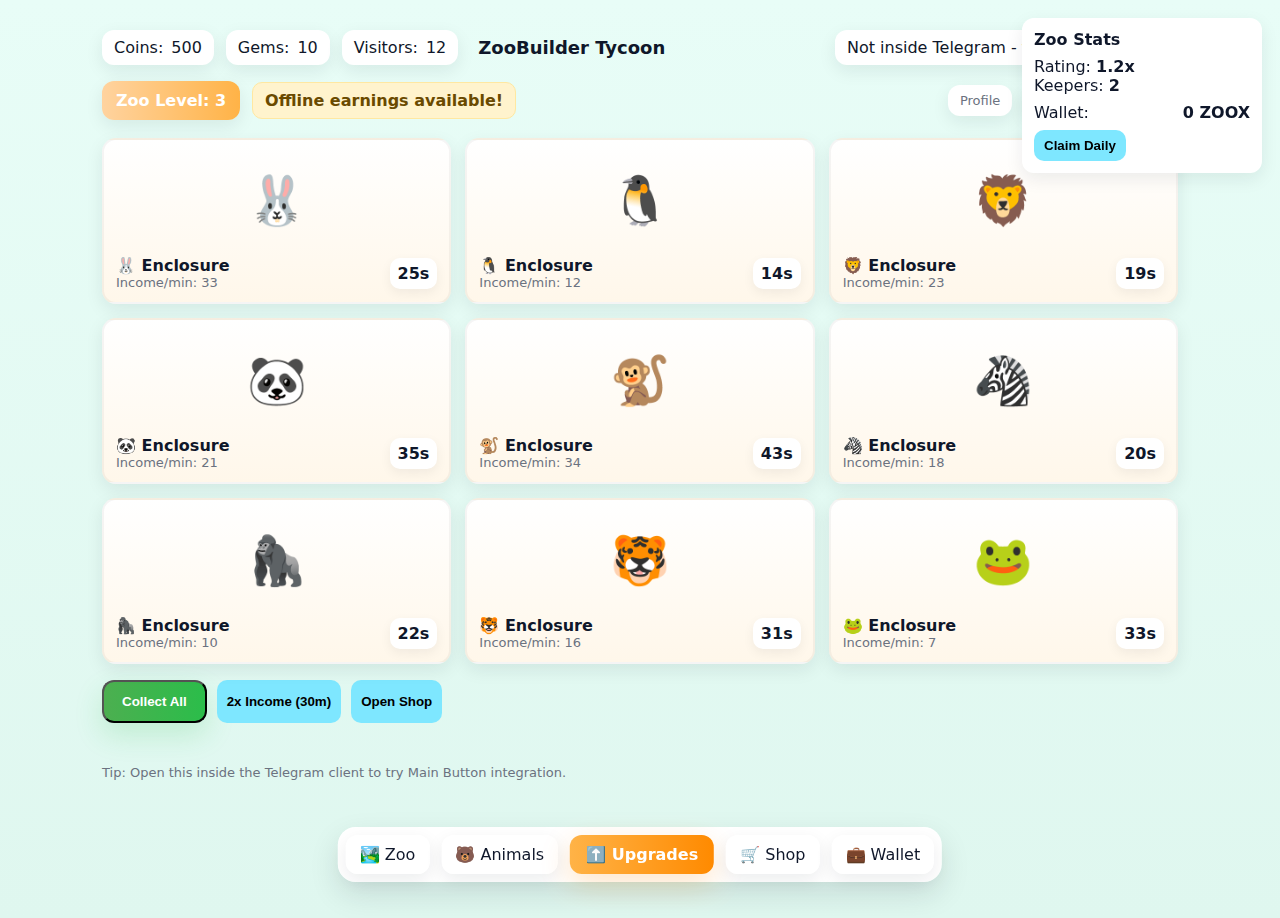
<file: index.html>
<!doctype html>
<html lang="en">
<head>
<meta charset="utf-8" />
<meta name="viewport" content="width=device-width,initial-scale=1" />
<title>ZooBuilder Tycoon — Demo UI</title>
<link rel="stylesheet" href="./styles.css">
<script src="https://telegram.org/js/telegram-web-app.js"></script>
</head>
<body>
<div class="container">
  <div class="topbar">
    <div class="stat">Coins: <span id="coins">500</span></div>
    <div class="stat">Gems: <span id="gems">10</span></div>
    <div class="stat">Visitors: <span id="visitors">12</span></div>
    <div class="title">ZooBuilder Tycoon</div>
    <div class="stat" id="tg-info">Telegram client detected</div>
  </div>

  <div class="zoo-header">
    <div class="level-card">Zoo Level: <span id="level">3</span></div>
    <div class="offline">Offline earnings available!</div>
    <div style="flex:1"></div>
    <div class="stat small">Profile</div>
    <div class="stat small">Wallet</div>
    <div class="stat small">Settings</div>
  </div>

  <div class="grid" id="grid">
    <!-- 9 enclosures -->
  </div>

  <div class="controls">
    <button class="big-collect" onclick="collectAll()">Collect All</button>
    <button class="btn-small" onclick="boost()">2x Income (30m)</button>
    <button class="btn-small" onclick="openShop()">Open Shop</button>
  </div>

  <div class="footer-note">Tip: Open this inside the Telegram client to try Main Button integration.</div>
</div>

<div class="side-panel">
  <h4>Zoo Stats</h4>
  <div>Rating: <b id="rating">1.2x</b></div>
  <div>Keepers: <b id="keepers">2</b></div>
  <div class="wallet-line"><span>Wallet:</span><b id="wallet">0 ZOOX</b></div>
  <div style="margin-top:8px"><button class="btn-small" onclick="claimDaily()">Claim Daily</button></div>
</div>

<div class="bottom-bar" id="bottom">
  <div class="icon-btn" onclick="openZoo()">🏞️ Zoo</div>
  <div class="icon-btn" onclick="openAnimals()">🐻 Animals</div>
  <div class="action-btn" onclick="openUpgrades()">⬆️ Upgrades</div>
  <div class="icon-btn" onclick="openShop()">🛒 Shop</div>
  <div class="icon-btn" onclick="openWallet()">💼 Wallet</div>
</div>

<script src="./script.js"></script>
</body>
</html>
</file>
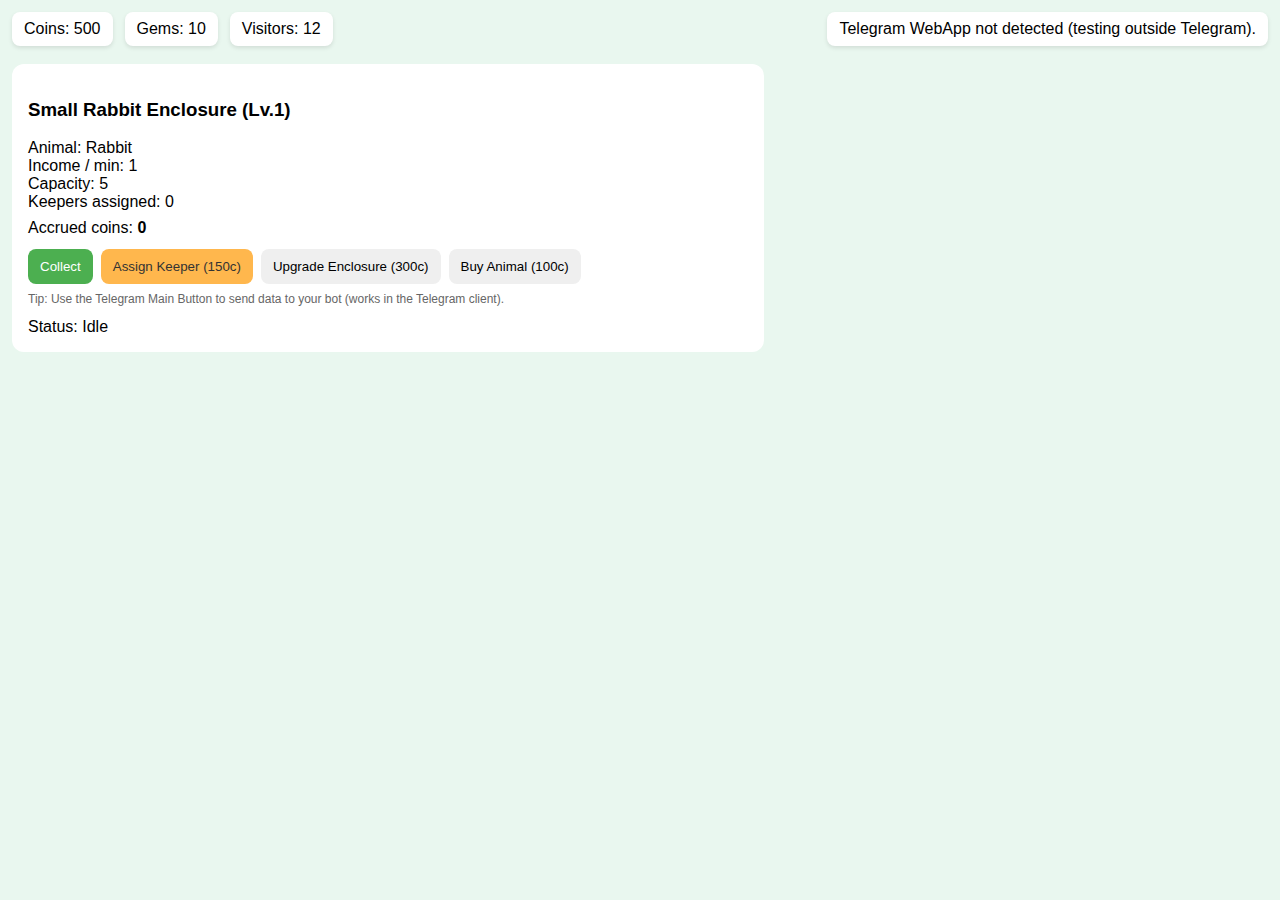
<file: frontend/index.html>
<!doctype html>
<html lang="en">
<head>
  <meta charset="utf-8" />
  <meta name="viewport" content="width=device-width,initial-scale=1" />
  <title>ZooBuilder Tycoon - Telegram Mini App (Prototype)</title>
  <script src="https://telegram.org/js/telegram-web-app.js"></script>
  <style>
    body { font-family: Arial, Helvetica, sans-serif; background:#e9f7ef; margin:0; padding:12px; }
    .topbar { display:flex; gap:12px; align-items:center; }
    .stat { background:#fff; padding:8px 12px; border-radius:8px; box-shadow:0 2px 4px rgba(0,0,0,0.1); }
    .enclosure { margin-top:18px; background:#fff; padding:16px; border-radius:12px; max-width:720px; }
    .buttons { margin-top:12px; display:flex; gap:8px; flex-wrap:wrap; }
    button { padding:10px 12px; border-radius:8px; border:none; cursor:pointer; }
    button.primary{ background:#4caf50; color:#fff; }
    button.secondary{ background:#ffb74d; color:#333; }
    .hint { font-size:12px;color:#666;margin-top:8px; }
  </style>
</head>
<body>
  <div class="topbar">
    <div class="stat">Coins: <span id="coins">500</span></div>
    <div class="stat">Gems: <span id="gems">10</span></div>
    <div class="stat">Visitors: <span id="visitors">12</span></div>
    <div style="margin-left:auto;" id="tg-info" class="stat">Telegram: Not ready</div>
  </div>

  <div class="enclosure">
    <h3 id="enc_name">Small Rabbit Enclosure (Lv.1)</h3>
    <div>Animal: <span id="animal_name">Rabbit</span></div>
    <div>Income / min: <span id="inc">1</span></div>
    <div>Capacity: <span id="cap">5</span></div>
    <div>Keepers assigned: <span id="keepers">0</span></div>
    <div style="margin-top:8px;">Accrued coins: <b id="accrued">0</b></div>

    <div class="buttons">
      <button class="primary" onclick="collect()">Collect</button>
      <button class="secondary" onclick="assignKeeper()">Assign Keeper (150c)</button>
      <button onclick="upgrade()">Upgrade Enclosure (300c)</button>
      <button onclick="buyAnimal()">Buy Animal (100c)</button>
    </div>
    <div class="hint">Tip: Use the Telegram Main Button to send data to your bot (works in the Telegram client).</div>
    <div style="margin-top:12px;">Status: <span id="status">Idle</span></div>
  </div>

<script>
// Basic game state (prototype)
let state = {
  coins: 500,
  gems: 10,
  visitors: 12,
  inc_per_min: 1,
  capacity: 5,
  keepers: 0,
  animal_count: 1,
  accrued: 0,
  lastTick: Date.now()
};

// Update loop (1s)
function tick() {
  const now = Date.now();
  const delta = (now - state.lastTick)/1000; // seconds
  state.lastTick = now;
  const rate = (state.inc_per_min/60) * state.animal_count * (state.visitors/10) * (1 + state.keepers*0.2);
  state.accrued += rate * delta;
  document.getElementById('accrued').innerText = Math.floor(state.accrued);
  document.getElementById('coins').innerText = Math.floor(state.coins);
  document.getElementById('gems').innerText = state.gems;
}
setInterval(tick, 1000);

// Game actions
function collect() {
  state.coins += Math.floor(state.accrued);
  state.accrued = 0;
  document.getElementById('status').innerText = 'Collected!';
  document.getElementById('coins').innerText = Math.floor(state.coins);
  // Update Telegram Main Button text with new coin amount
  if(window.Telegram && window.Telegram.WebApp) {
    window.Telegram.WebApp.MainButton.setText('Send summary to bot');
    window.Telegram.WebApp.MainButton.show();
  }
}

function assignKeeper() {
  if(state.coins >= 150) {
    state.coins -= 150;
    state.keepers += 1;
    document.getElementById('keepers').innerText = state.keepers;
    document.getElementById('coins').innerText = Math.floor(state.coins);
  } else { alert('Not enough coins'); }
}

function upgrade() {
  if(state.coins >= 300) {
    state.coins -= 300;
    state.inc_per_min = Math.round(state.inc_per_min * 1.5);
    document.getElementById('inc').innerText = state.inc_per_min;
    document.getElementById('coins').innerText = Math.floor(state.coins);
    document.getElementById('enc_name').innerText = 'Small Rabbit Enclosure (Lv.2)';
  } else { alert('Not enough coins'); }
}

function buyAnimal() {
  if(state.coins >= 100 && state.animal_count < state.capacity) {
    state.coins -= 100;
    state.animal_count += 1;
    document.getElementById('animal_name').innerText = 'Rabbit x' + state.animal_count;
    document.getElementById('coins').innerText = Math.floor(state.coins);
  } else { alert('Cannot buy - check coins or capacity'); }
}

// Telegram Web App integration
function initTelegram() {
  if(!window.Telegram || !window.Telegram.WebApp) {
    document.getElementById('tg-info').innerText = 'Telegram WebApp not detected (testing outside Telegram).';
    return;
  }
  const TG = window.Telegram.WebApp;
  TG.expand(); // expand to full screen in client
  TG.MainButton.setText('Send summary to bot');
  TG.MainButton.show();

  // Example: when MainButton clicked, send a JSON summary to the bot
  TG.onEvent('mainButtonClicked', function(){
    const payload = {
      coins: Math.floor(state.coins),
      gems: state.gems,
      accrued: Math.floor(state.accrued),
      action: 'summary_click'
    };
    // sendData will forward payload (string) to your bot through the Web App data flow
    TG.sendData(JSON.stringify(payload));
  });

  // Read init data and display user info if available
  try {
    const initData = TG.initData || TG.initDataUnsafe || null;
    if(initData) {
      document.getElementById('tg-info').innerText = 'Telegram client detected';
    } else {
      document.getElementById('tg-info').innerText = 'Telegram WebApp loaded';
    }
  } catch(e) {
    document.getElementById('tg-info').innerText = 'Telegram init error';
  }
}

// Auto-init when script runs
window.addEventListener('load', function(){ initTelegram(); });

</script>
</body>
</html>
</file>
<file: styles.css>
:root{
  --bg:#e8fdf7;
  --card:#ffffff;
  --accent:#ffb347;
  --accent-2:#7ee7ff;
  --muted:#6b7280;
  --success:#4caf50;
  --danger:#ff6b6b;
  --glass: rgba(255,255,255,0.7);
  --shadow: 0 6px 18px rgba(16,24,40,0.08);
}
*{box-sizing:border-box}
body{margin:0;font-family:Inter,ui-sans-serif,system-ui,-apple-system,"Segoe UI",Roboto,"Helvetica Neue",Arial; background:linear-gradient(180deg,var(--bg),#dff7ef); color:#0f172a; min-height:100vh;}
.container{max-width:1100px;margin:18px auto;padding:12px;}
.topbar{display:flex;gap:12px;align-items:center;}
.stat{background:var(--card);padding:8px 12px;border-radius:12px;box-shadow:var(--shadow);display:inline-flex;align-items:center;gap:8px;}
.title{flex:1;font-weight:700;font-size:18px;padding-left:8px}
.zoo-header{display:flex;gap:12px;align-items:center;margin-top:16px;}
.level-card{background:linear-gradient(90deg,#ffd39f,#ffb347);padding:10px 14px;border-radius:12px;color:#fff;font-weight:700;box-shadow:var(--shadow);}
.offline{background:#fff3cd;padding:8px 12px;border-radius:10px;border:1px solid #ffe8a1;color:#6a4a00;font-weight:600}

.grid{display:grid;grid-template-columns:repeat(3,1fr);gap:14px;margin-top:18px}
.enclosure{background:linear-gradient(180deg,#fff,#fff7ea);border-radius:14px;padding:12px;box-shadow:var(--shadow);position:relative;overflow:hidden;border:2px solid rgba(0,0,0,0.04)}
.enclosure .animal{height:96px;display:flex;align-items:center;justify-content:center;font-size:48px}
.enclosure .meta{display:flex;justify-content:space-between;align-items:center;margin-top:8px}
.timer{background:var(--card);padding:6px 8px;border-radius:10px;font-weight:700;box-shadow:0 4px 12px rgba(16,24,40,0.06)}
.unlock{position:absolute;inset:0;display:flex;align-items:center;justify-content:center;background:linear-gradient(180deg,rgba(0,0,0,0.2),rgba(255,255,255,0.02));backdrop-filter:blur(2px);color:#fff;font-weight:800;font-size:16px;flex-direction:column;gap:6px}

.bottom-bar{position:fixed;left:50%;transform:translateX(-50%);bottom:18px;display:flex;gap:12px;background:linear-gradient(90deg,#fff,#fff);padding:8px;border-radius:18px;box-shadow:0 12px 30px rgba(16,24,40,0.12)}
.icon-btn{background:linear-gradient(180deg,#fff,#fff);padding:10px 14px;border-radius:12px;display:flex;gap:8px;align-items:center;box-shadow:var(--shadow);cursor:pointer}
.action-btn{background:linear-gradient(90deg,var(--accent),#ff8a00);color:#fff;padding:10px 16px;border-radius:12px;font-weight:800;cursor:pointer;box-shadow:0 10px 30px rgba(255,138,0,0.22)}

.side-panel{position:fixed;right:18px;top:18px;width:240px;background:var(--card);padding:12px;border-radius:12px;box-shadow:var(--shadow)}
.side-panel h4{margin:0 0 8px 0}
.small{font-size:13px;color:var(--muted)}
.btn-small{background:var(--accent-2);padding:8px 10px;border-radius:10px;border:none;font-weight:700;cursor:pointer}
.wallet-line{display:flex;align-items:center;justify-content:space-between;gap:8px;margin-top:8px}

.controls{display:flex;gap:10px;margin-top:16px;flex-wrap:wrap}
.big-collect{background:linear-gradient(90deg,#4caf50,#2bbd4a);color:#fff;padding:12px 18px;border-radius:12px;font-weight:800;cursor:pointer;box-shadow:0 12px 28px rgba(43,189,74,0.18)}

.footer-note{margin-top:42px;color:var(--muted);font-size:13px}
`
</file>
